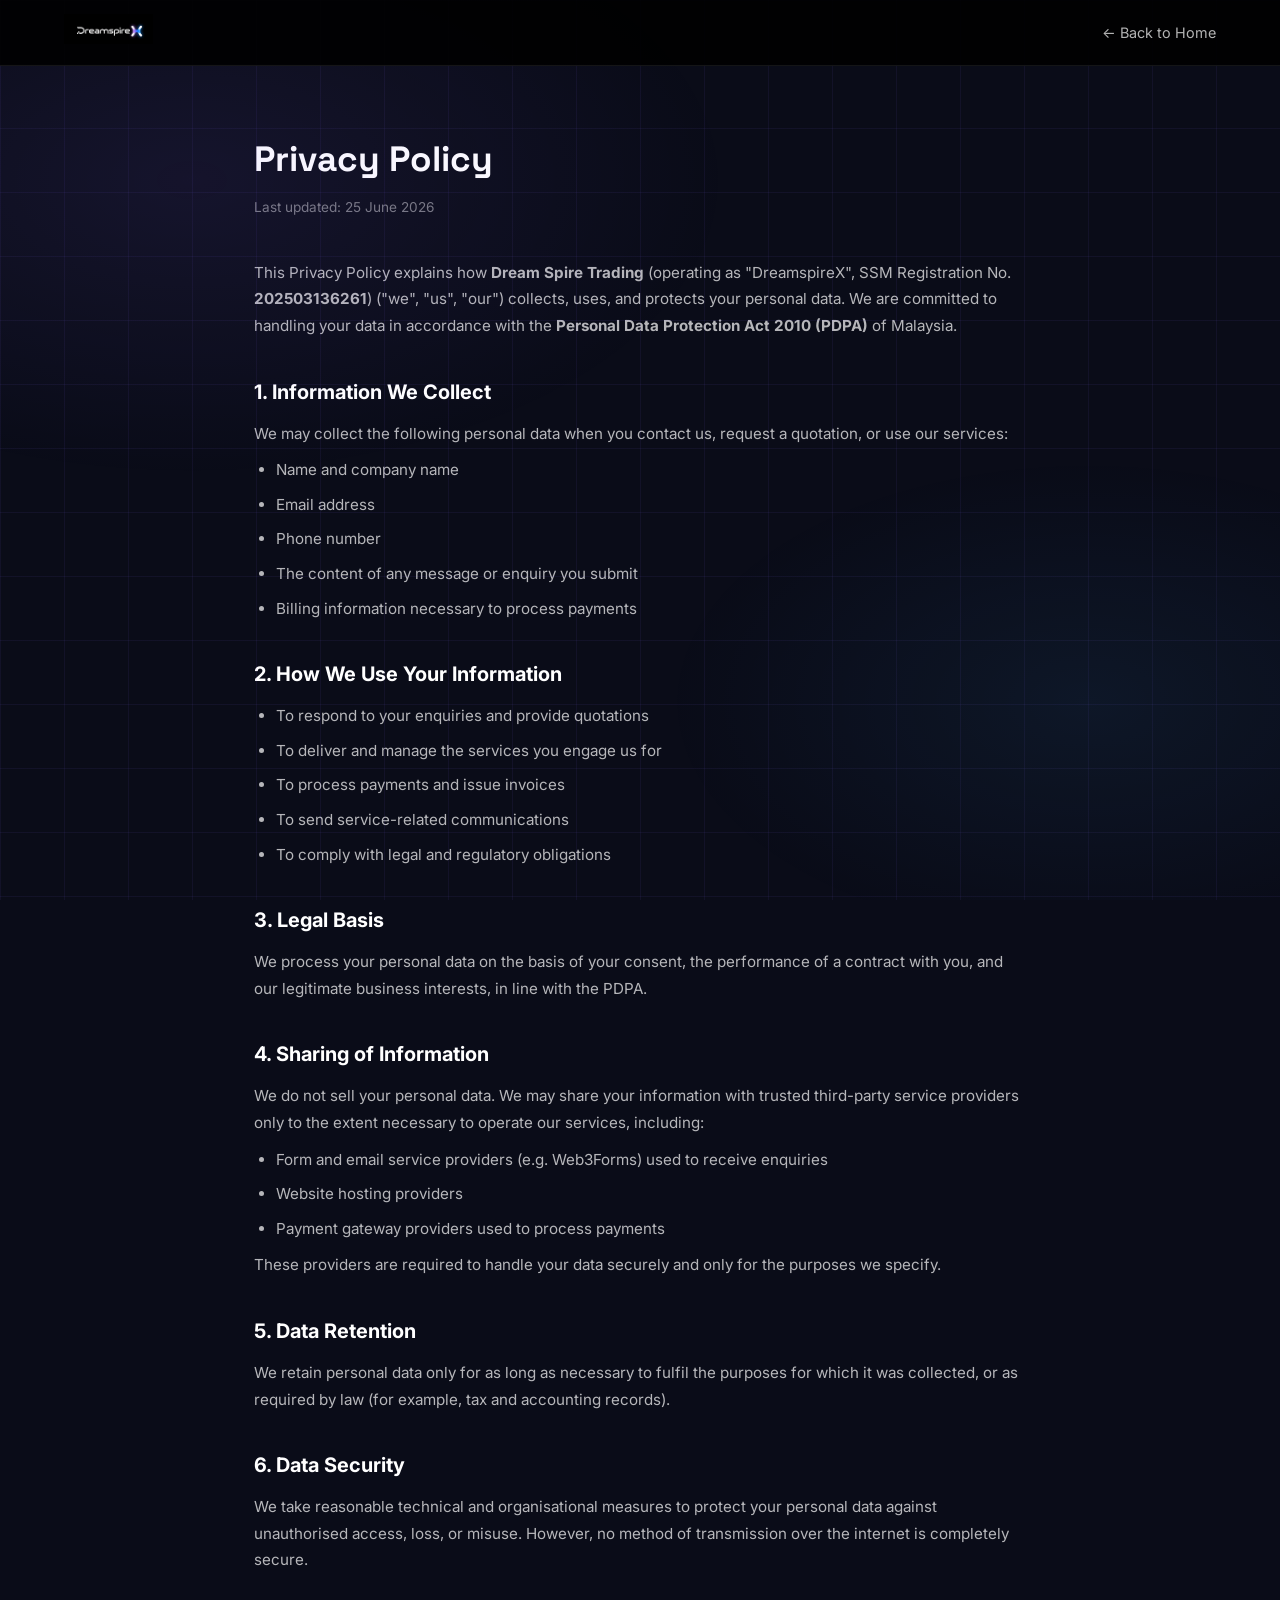
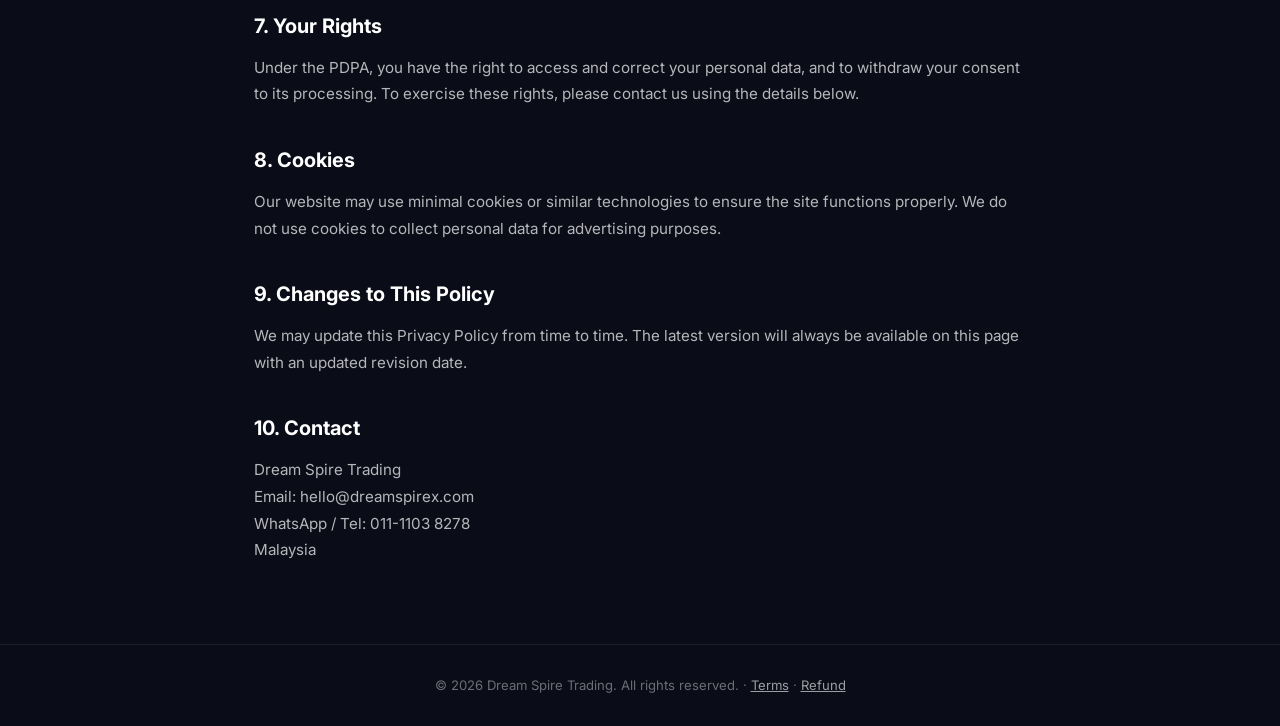
<file: privacy.html>
<!DOCTYPE html>
<html lang="en">
<head>
  <meta charset="UTF-8">
  <meta name="color-scheme" content="dark">
  <meta name="viewport" content="width=device-width, initial-scale=1.0">
  <title>Privacy Policy — DreamspireX</title>
  <meta name="description" content="Privacy Policy of Dream Spire Trading (DreamspireX), compliant with Malaysia's PDPA 2010.">
  <link rel="preconnect" href="https://fonts.googleapis.com">
  <link rel="preconnect" href="https://fonts.gstatic.com" crossorigin>
  <link href="https://fonts.googleapis.com/css2?family=Inter:wght@300;400;500;600;700&family=Space+Grotesk:wght@400;500;600;700&display=swap" rel="stylesheet">
  <link rel="icon" type="image/png" href="assets/favicon.png">
  <link rel="stylesheet" href="css/styles.css">
</head>
<body class="l-en">

  <nav class="legal-nav">
    <div class="legal-nav__inner">
      <a href="index.html"><img src="assets/logo.png" alt="DreamspireX"></a>
      <a href="index.html" class="back">← Back to Home</a>
    </div>
  </nav>

  <main class="legal-wrap">
    <h1>Privacy Policy</h1>
    <p class="legal-meta">Last updated: 25 June 2026</p>

    <p>This Privacy Policy explains how <strong>Dream Spire Trading</strong> (operating as "DreamspireX",
    SSM Registration No. <strong>202503136261</strong>) ("we", "us", "our") collects, uses, and protects your personal data.
    We are committed to handling your data in accordance with the <strong>Personal Data Protection Act 2010 (PDPA)</strong> of Malaysia.</p>

    <h2>1. Information We Collect</h2>
    <p>We may collect the following personal data when you contact us, request a quotation, or use our services:</p>
    <ul>
      <li>Name and company name</li>
      <li>Email address</li>
      <li>Phone number</li>
      <li>The content of any message or enquiry you submit</li>
      <li>Billing information necessary to process payments</li>
    </ul>

    <h2>2. How We Use Your Information</h2>
    <ul>
      <li>To respond to your enquiries and provide quotations</li>
      <li>To deliver and manage the services you engage us for</li>
      <li>To process payments and issue invoices</li>
      <li>To send service-related communications</li>
      <li>To comply with legal and regulatory obligations</li>
    </ul>

    <h2>3. Legal Basis</h2>
    <p>We process your personal data on the basis of your consent, the performance of a contract with you, and our
    legitimate business interests, in line with the PDPA.</p>

    <h2>4. Sharing of Information</h2>
    <p>We do not sell your personal data. We may share your information with trusted third-party service providers only
    to the extent necessary to operate our services, including:</p>
    <ul>
      <li>Form and email service providers (e.g. Web3Forms) used to receive enquiries</li>
      <li>Website hosting providers</li>
      <li>Payment gateway providers used to process payments</li>
    </ul>
    <p>These providers are required to handle your data securely and only for the purposes we specify.</p>

    <h2>5. Data Retention</h2>
    <p>We retain personal data only for as long as necessary to fulfil the purposes for which it was collected, or as
    required by law (for example, tax and accounting records).</p>

    <h2>6. Data Security</h2>
    <p>We take reasonable technical and organisational measures to protect your personal data against unauthorised access,
    loss, or misuse. However, no method of transmission over the internet is completely secure.</p>

    <h2>7. Your Rights</h2>
    <p>Under the PDPA, you have the right to access and correct your personal data, and to withdraw your consent to its
    processing. To exercise these rights, please contact us using the details below.</p>

    <h2>8. Cookies</h2>
    <p>Our website may use minimal cookies or similar technologies to ensure the site functions properly. We do not use
    cookies to collect personal data for advertising purposes.</p>

    <h2>9. Changes to This Policy</h2>
    <p>We may update this Privacy Policy from time to time. The latest version will always be available on this page with
    an updated revision date.</p>

    <h2>10. Contact</h2>
    <p>Dream Spire Trading<br>
    Email: hello@dreamspirex.com<br>
    WhatsApp / Tel: 011-1103 8278<br>
    Malaysia</p>
  </main>

  <footer class="legal-foot">
    © 2026 Dream Spire Trading. All rights reserved.
    · <a href="terms.html" style="color:rgba(255,255,255,.6)">Terms</a>
    · <a href="refund.html" style="color:rgba(255,255,255,.6)">Refund</a>
  </footer>

</body>
</html>
</file>
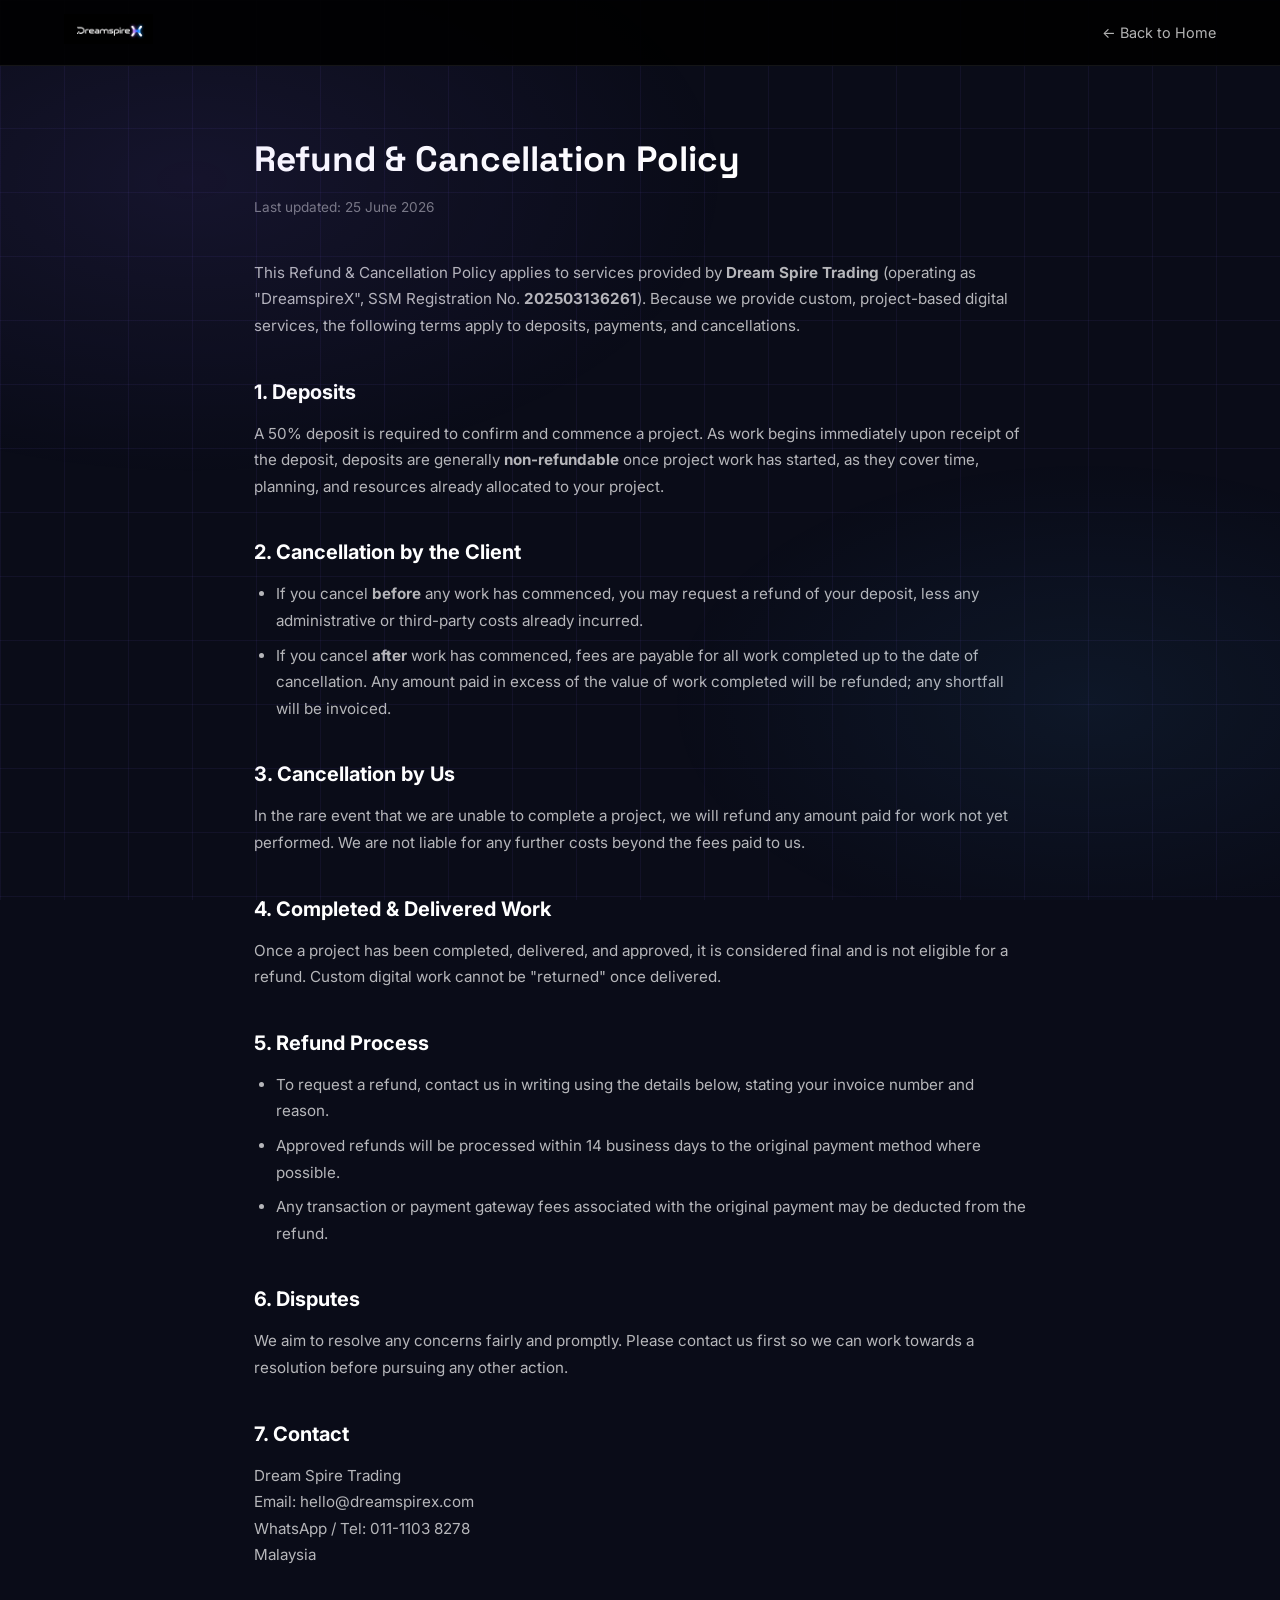
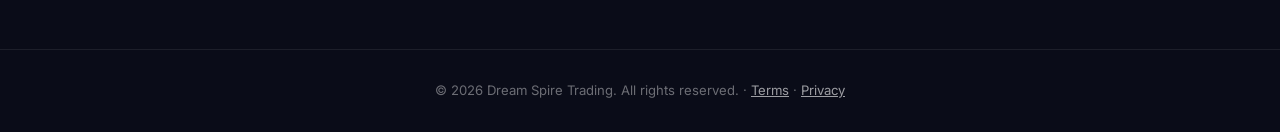
<file: refund.html>
<!DOCTYPE html>
<html lang="en">
<head>
  <meta charset="UTF-8">
  <meta name="color-scheme" content="dark">
  <meta name="viewport" content="width=device-width, initial-scale=1.0">
  <title>Refund &amp; Cancellation Policy — DreamspireX</title>
  <meta name="description" content="Refund and Cancellation Policy of Dream Spire Trading (DreamspireX).">
  <link rel="preconnect" href="https://fonts.googleapis.com">
  <link rel="preconnect" href="https://fonts.gstatic.com" crossorigin>
  <link href="https://fonts.googleapis.com/css2?family=Inter:wght@300;400;500;600;700&family=Space+Grotesk:wght@400;500;600;700&display=swap" rel="stylesheet">
  <link rel="icon" type="image/png" href="assets/favicon.png">
  <link rel="stylesheet" href="css/styles.css">
</head>
<body class="l-en">

  <nav class="legal-nav">
    <div class="legal-nav__inner">
      <a href="index.html"><img src="assets/logo.png" alt="DreamspireX"></a>
      <a href="index.html" class="back">← Back to Home</a>
    </div>
  </nav>

  <main class="legal-wrap">
    <h1>Refund &amp; Cancellation Policy</h1>
    <p class="legal-meta">Last updated: 25 June 2026</p>

    <p>This Refund &amp; Cancellation Policy applies to services provided by <strong>Dream Spire Trading</strong>
    (operating as "DreamspireX", SSM Registration No. <strong>202503136261</strong>). Because we provide custom,
    project-based digital services, the following terms apply to deposits, payments, and cancellations.</p>

    <h2>1. Deposits</h2>
    <p>A 50% deposit is required to confirm and commence a project. As work begins immediately upon receipt of the deposit,
    deposits are generally <strong>non-refundable</strong> once project work has started, as they cover time, planning,
    and resources already allocated to your project.</p>

    <h2>2. Cancellation by the Client</h2>
    <ul>
      <li>If you cancel <strong>before</strong> any work has commenced, you may request a refund of your deposit, less any
      administrative or third-party costs already incurred.</li>
      <li>If you cancel <strong>after</strong> work has commenced, fees are payable for all work completed up to the date of
      cancellation. Any amount paid in excess of the value of work completed will be refunded; any shortfall will be invoiced.</li>
    </ul>

    <h2>3. Cancellation by Us</h2>
    <p>In the rare event that we are unable to complete a project, we will refund any amount paid for work not yet performed.
    We are not liable for any further costs beyond the fees paid to us.</p>

    <h2>4. Completed &amp; Delivered Work</h2>
    <p>Once a project has been completed, delivered, and approved, it is considered final and is not eligible for a refund.
    Custom digital work cannot be "returned" once delivered.</p>

    <h2>5. Refund Process</h2>
    <ul>
      <li>To request a refund, contact us in writing using the details below, stating your invoice number and reason.</li>
      <li>Approved refunds will be processed within 14 business days to the original payment method where possible.</li>
      <li>Any transaction or payment gateway fees associated with the original payment may be deducted from the refund.</li>
    </ul>

    <h2>6. Disputes</h2>
    <p>We aim to resolve any concerns fairly and promptly. Please contact us first so we can work towards a resolution
    before pursuing any other action.</p>

    <h2>7. Contact</h2>
    <p>Dream Spire Trading<br>
    Email: hello@dreamspirex.com<br>
    WhatsApp / Tel: 011-1103 8278<br>
    Malaysia</p>
  </main>

  <footer class="legal-foot">
    © 2026 Dream Spire Trading. All rights reserved.
    · <a href="terms.html" style="color:rgba(255,255,255,.6)">Terms</a>
    · <a href="privacy.html" style="color:rgba(255,255,255,.6)">Privacy</a>
  </footer>

</body>
</html>
</file>
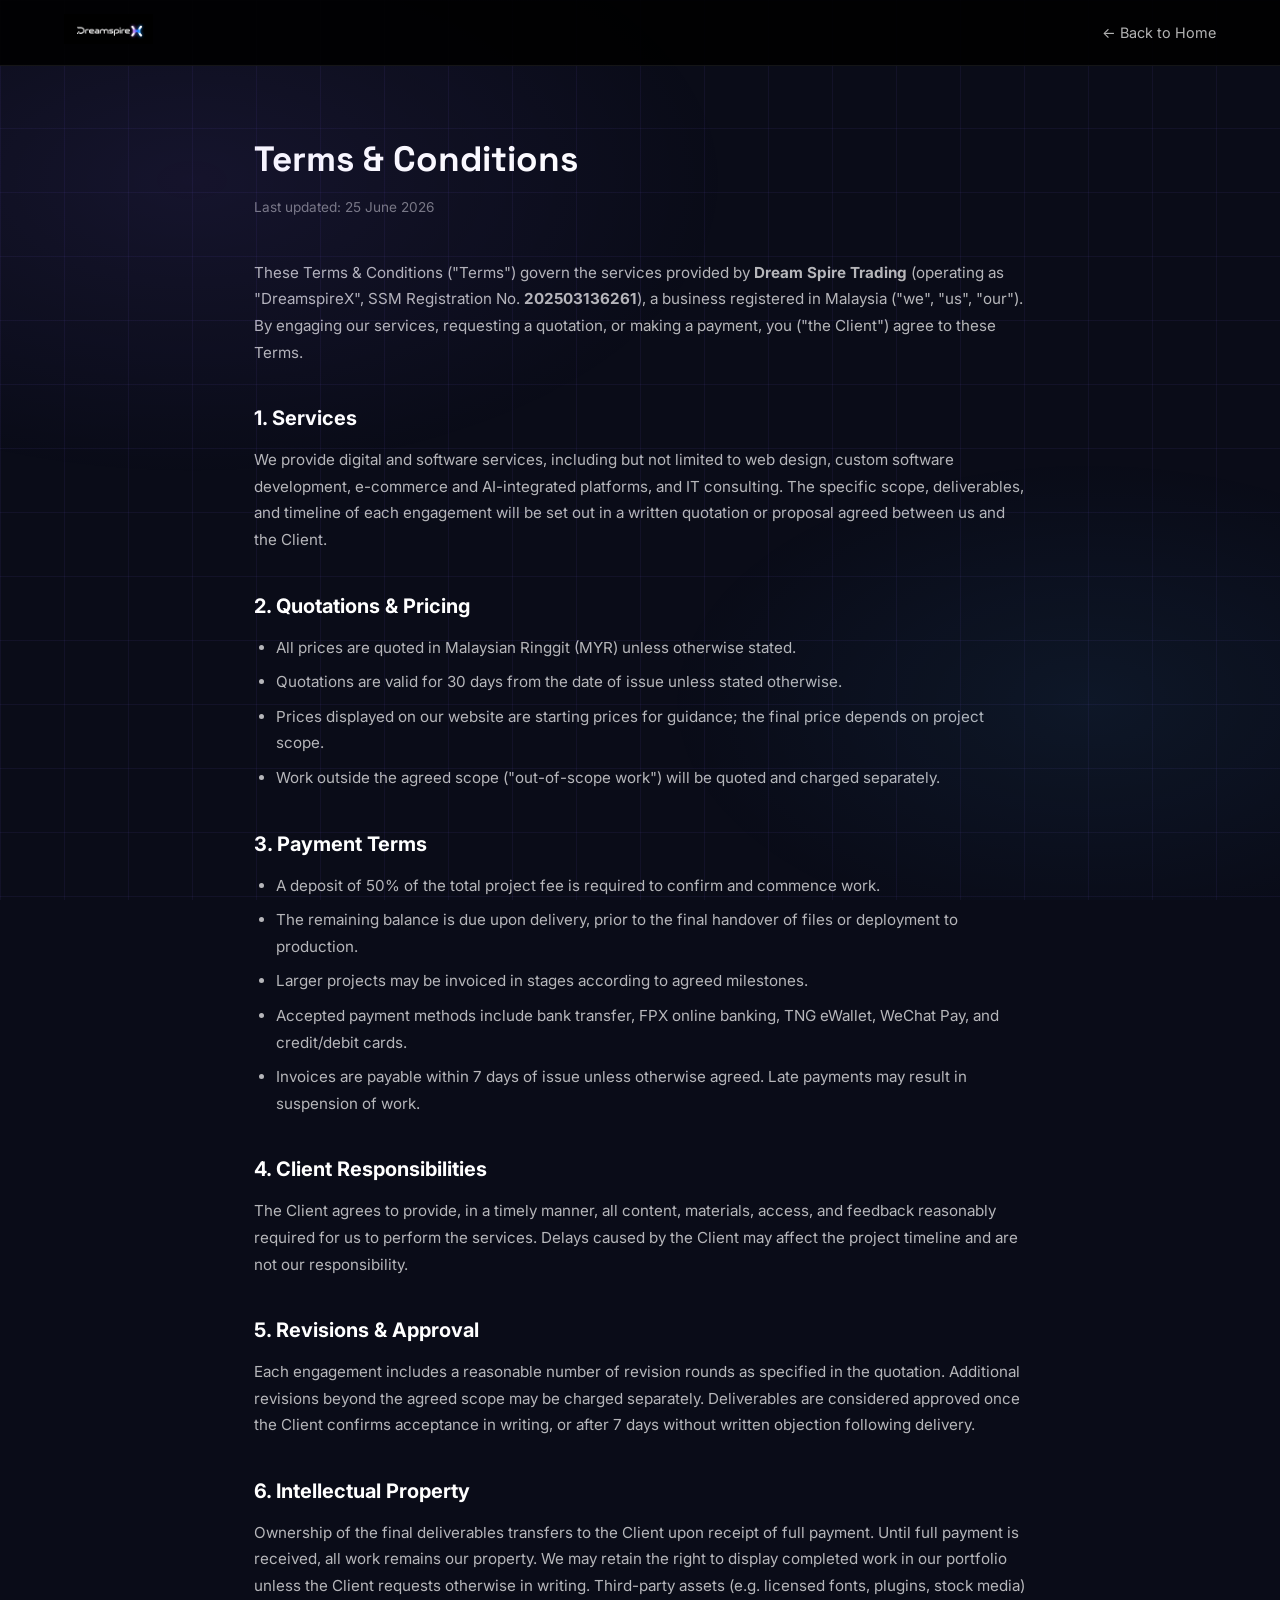
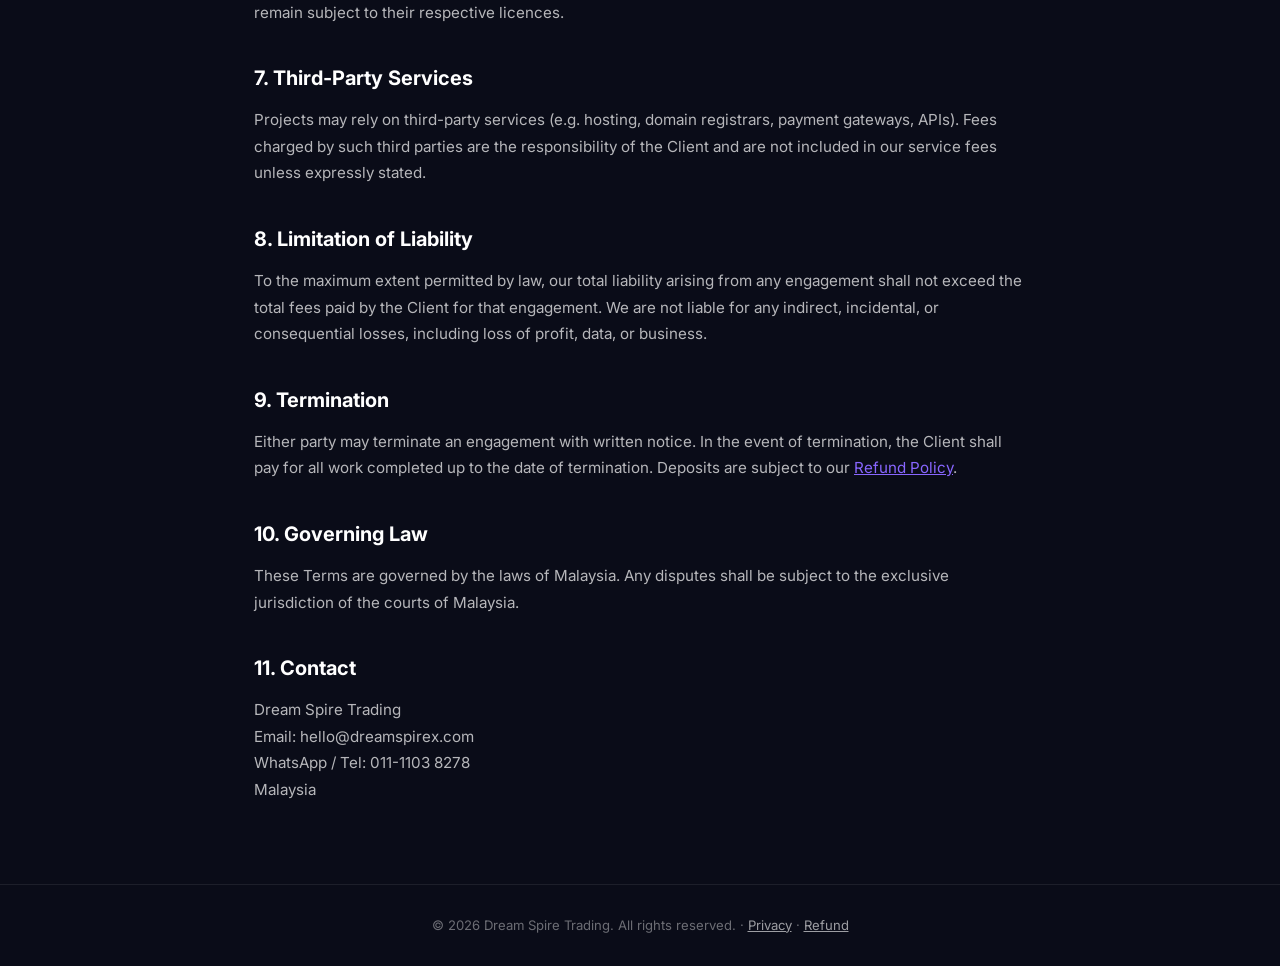
<file: terms.html>
<!DOCTYPE html>
<html lang="en">
<head>
  <meta charset="UTF-8">
  <meta name="color-scheme" content="dark">
  <meta name="viewport" content="width=device-width, initial-scale=1.0">
  <title>Terms &amp; Conditions — DreamspireX</title>
  <meta name="description" content="Terms and Conditions for services provided by Dream Spire Trading (DreamspireX).">
  <link rel="preconnect" href="https://fonts.googleapis.com">
  <link rel="preconnect" href="https://fonts.gstatic.com" crossorigin>
  <link href="https://fonts.googleapis.com/css2?family=Inter:wght@300;400;500;600;700&family=Space+Grotesk:wght@400;500;600;700&display=swap" rel="stylesheet">
  <link rel="icon" type="image/png" href="assets/favicon.png">
  <link rel="stylesheet" href="css/styles.css">
</head>
<body class="l-en">

  <nav class="legal-nav">
    <div class="legal-nav__inner">
      <a href="index.html"><img src="assets/logo.png" alt="DreamspireX"></a>
      <a href="index.html" class="back">← Back to Home</a>
    </div>
  </nav>

  <main class="legal-wrap">
    <h1>Terms &amp; Conditions</h1>
    <p class="legal-meta">Last updated: 25 June 2026</p>

    <p>These Terms &amp; Conditions ("Terms") govern the services provided by <strong>Dream Spire Trading</strong>
    (operating as "DreamspireX", SSM Registration No. <strong>202503136261</strong>), a business registered in Malaysia
    ("we", "us", "our"). By engaging our services, requesting a quotation, or making a payment, you ("the Client") agree to these Terms.</p>

    <h2>1. Services</h2>
    <p>We provide digital and software services, including but not limited to web design, custom software development,
    e-commerce and AI-integrated platforms, and IT consulting. The specific scope, deliverables, and timeline of each
    engagement will be set out in a written quotation or proposal agreed between us and the Client.</p>

    <h2>2. Quotations &amp; Pricing</h2>
    <ul>
      <li>All prices are quoted in Malaysian Ringgit (MYR) unless otherwise stated.</li>
      <li>Quotations are valid for 30 days from the date of issue unless stated otherwise.</li>
      <li>Prices displayed on our website are starting prices for guidance; the final price depends on project scope.</li>
      <li>Work outside the agreed scope ("out-of-scope work") will be quoted and charged separately.</li>
    </ul>

    <h2>3. Payment Terms</h2>
    <ul>
      <li>A deposit of 50% of the total project fee is required to confirm and commence work.</li>
      <li>The remaining balance is due upon delivery, prior to the final handover of files or deployment to production.</li>
      <li>Larger projects may be invoiced in stages according to agreed milestones.</li>
      <li>Accepted payment methods include bank transfer, FPX online banking, TNG eWallet, WeChat Pay, and credit/debit cards.</li>
      <li>Invoices are payable within 7 days of issue unless otherwise agreed. Late payments may result in suspension of work.</li>
    </ul>

    <h2>4. Client Responsibilities</h2>
    <p>The Client agrees to provide, in a timely manner, all content, materials, access, and feedback reasonably required
    for us to perform the services. Delays caused by the Client may affect the project timeline and are not our responsibility.</p>

    <h2>5. Revisions &amp; Approval</h2>
    <p>Each engagement includes a reasonable number of revision rounds as specified in the quotation. Additional revisions
    beyond the agreed scope may be charged separately. Deliverables are considered approved once the Client confirms
    acceptance in writing, or after 7 days without written objection following delivery.</p>

    <h2>6. Intellectual Property</h2>
    <p>Ownership of the final deliverables transfers to the Client upon receipt of full payment. Until full payment is
    received, all work remains our property. We may retain the right to display completed work in our portfolio unless
    the Client requests otherwise in writing. Third-party assets (e.g. licensed fonts, plugins, stock media) remain
    subject to their respective licences.</p>

    <h2>7. Third-Party Services</h2>
    <p>Projects may rely on third-party services (e.g. hosting, domain registrars, payment gateways, APIs). Fees charged
    by such third parties are the responsibility of the Client and are not included in our service fees unless expressly stated.</p>

    <h2>8. Limitation of Liability</h2>
    <p>To the maximum extent permitted by law, our total liability arising from any engagement shall not exceed the total
    fees paid by the Client for that engagement. We are not liable for any indirect, incidental, or consequential losses,
    including loss of profit, data, or business.</p>

    <h2>9. Termination</h2>
    <p>Either party may terminate an engagement with written notice. In the event of termination, the Client shall pay for
    all work completed up to the date of termination. Deposits are subject to our <a href="refund.html">Refund Policy</a>.</p>

    <h2>10. Governing Law</h2>
    <p>These Terms are governed by the laws of Malaysia. Any disputes shall be subject to the exclusive jurisdiction of the
    courts of Malaysia.</p>

    <h2>11. Contact</h2>
    <p>Dream Spire Trading<br>
    Email: hello@dreamspirex.com<br>
    WhatsApp / Tel: 011-1103 8278<br>
    Malaysia</p>
  </main>

  <footer class="legal-foot">
    © 2026 Dream Spire Trading. All rights reserved.
    · <a href="privacy.html" style="color:rgba(255,255,255,.6)">Privacy</a>
    · <a href="refund.html" style="color:rgba(255,255,255,.6)">Refund</a>
  </footer>

</body>
</html>
</file>
<file: css/styles.css>
/* ─── RESET & TOKENS ──────────────────────────────────────────────── */
*, *::before, *::after { box-sizing: border-box; margin: 0; padding: 0; }

/*
  Color palette extracted from DreamspireX logo:
  --c   : #8866ff  violet-purple  (X center / left arm)
  --cp  : #44aaff  sky blue       (X right arm glow)
  Gradient direction matches the X symbol: violet → sky-blue
*/
:root {
  --bg:    #0a0c18;
  --bg1:   #0f1220;
  --c:     #8866ff;   /* violet – primary */
  --cp:    #44aaff;   /* sky blue – secondary */
  --cglow: rgba(136,102,255,.12);
  --txt:   #ffffff;
  --muted: rgba(255,255,255,.55);
  --bd:    rgba(255,255,255,.07);
  --bdc:   rgba(136,102,255,.28);
  --sans:  'Inter', "PingFang SC", "Hiragino Sans GB", "Microsoft YaHei", "Noto Sans SC", -apple-system, sans-serif;
  --disp:  'Space Grotesk', "PingFang SC", "Hiragino Sans GB", "Microsoft YaHei", "Noto Sans SC", sans-serif;
  --mono:  'JetBrains Mono', monospace;
  --r:     12px;
  --ease:  cubic-bezier(.4,0,.2,1);
  --t:     .3s var(--ease);
}

html { scroll-behavior: smooth; }
body {
  font-family: var(--sans);
  background: var(--bg);
  color: var(--txt);
  overflow-x: clip;
  line-height: 1.65;
  -webkit-font-smoothing: antialiased;
  font-size: 16px;
}

/* tech grid + ambient glow */
body::before {
  content: '';
  position: fixed; inset: 0;
  background-image:
    linear-gradient(rgba(136,102,255,.07) 1px, transparent 1px),
    linear-gradient(90deg, rgba(136,102,255,.07) 1px, transparent 1px);
  background-size: 64px 64px;
  pointer-events: none; z-index: 0;
}
body::after {
  content: '';
  position: fixed; inset: 0; pointer-events: none; z-index: 0;
  background:
    radial-gradient(ellipse 70% 55% at 15% 20%, rgba(136,102,255,.09) 0%, transparent 60%),
    radial-gradient(ellipse 55% 45% at 85% 78%, rgba(68,170,255,.07) 0%, transparent 60%);
}

/* ─── LANGUAGE TOGGLE STATES ──────────────────────────────────────── */
.t-en { color: inherit; }
.t-zh { color: rgba(255,255,255,.42); }

body.l-en .t-zh   { display: none !important; }
body.l-en .zh-sub { display: none !important; }

body.l-zh .t-en   { display: none !important; }
body.l-zh .t-zh   { color: inherit !important; }
body.l-zh .zh-sub { color: rgba(255,255,255,.55) !important; font-size: .6em !important; }

.stat-lbl span.t-en, .stat-lbl span.t-zh,
.m-lbl span.t-en,   .m-lbl span.t-zh { display: block; }

body.l-en .stat-lbl span.t-zh { display: none !important; }
body.l-zh .stat-lbl span.t-en { display: none !important; }
body.l-en .m-lbl span.t-zh    { display: none !important; }
body.l-zh .m-lbl span.t-en    { display: none !important; }

/* ─── UTILITIES ────────────────────────────────────────────────────── */
.wrap { max-width: 1200px; margin: 0 auto; padding: 0 24px; }
.grad {
  background: linear-gradient(135deg, var(--c), var(--cp));
  -webkit-background-clip: text; -webkit-text-fill-color: transparent; background-clip: text;
}
.label {
  font-family: var(--mono); font-size: 12px; font-weight: 500;
  letter-spacing: .14em; text-transform: uppercase; color: var(--c); display: block; margin-bottom: 14px;
}
.h2 {
  font-family: var(--disp); font-size: clamp(26px, 3.6vw, 42px);
  font-weight: 700; line-height: 1.1; letter-spacing: -.025em; margin-bottom: 20px;
}
.body-text  { font-size: clamp(14px, 1.6vw, 16px); color: var(--muted); line-height: 1.85; margin-bottom: 14px; }
.sec-desc   { font-size: clamp(14px, 1.6vw, 16px); color: var(--muted); max-width: 600px; margin: 12px auto 0; line-height: 1.75; text-align: center; }
.zh-sub { font-size: .6em; font-weight: 400; color: rgba(255,255,255,.38); letter-spacing: 0; display: block; margin-top: 2px; }

/* ─── SCROLL REVEAL ────────────────────────────────────────────────── */
.reveal {
  opacity: 0; transform: translateY(28px);
  transition: opacity .75s var(--ease), transform .75s var(--ease);
}
.reveal.on { opacity: 1; transform: translateY(0); }

/* ─── BUTTONS ──────────────────────────────────────────────────────── */
.btn {
  display: inline-flex; align-items: center; gap: 8px;
  padding: 14px 28px; border-radius: 8px; font-size: 15px; font-weight: 600;
  letter-spacing: .02em; text-decoration: none; cursor: pointer; border: none;
  transition: var(--t); font-family: var(--sans);
}
.btn-primary { background: var(--c); color: #fff; }
.btn-primary:hover { background: #fff; color: #000; box-shadow: 0 0 32px rgba(136,102,255,.55); transform: translateY(-2px); }
.btn-ghost   { background: transparent; color: var(--txt); border: 1px solid var(--bdc); }
.btn-ghost:hover { border-color: var(--c); background: var(--cglow); transform: translateY(-2px); }
.btn-full    { width: 100%; justify-content: center; padding: 16px; font-size: 16px; }

/* ─── LANGUAGE SWITCH ──────────────────────────────────────────────── */
.lang-sw {
  display: flex; gap: 2px; background: rgba(255,255,255,.06);
  border-radius: 8px; padding: 3px; flex-shrink: 0;
}
.ls-btn {
  font-family: var(--mono); font-size: 11px; font-weight: 600; letter-spacing: .06em;
  padding: 6px 12px; border-radius: 6px; border: none; background: transparent;
  color: var(--muted); cursor: pointer; transition: var(--t);
}
.ls-btn.active { background: var(--c); color: #fff; }
.ls-btn:hover:not(.active) { color: var(--txt); }

/* ─── NAVIGATION ────────────────────────────────────────────────────── */
.nav {
  position: fixed; top: 0; left: 0; right: 0; z-index: 200;
  background: rgba(0,0,0,.72);
  backdrop-filter: blur(12px);
  -webkit-backdrop-filter: blur(12px);
  transition: background var(--t), border-color var(--t), border-bottom-color var(--t);
}
.nav.scrolled {
  background: rgba(0,0,0,.88);
  backdrop-filter: blur(24px);
  -webkit-backdrop-filter: blur(24px);
  border-bottom: 1px solid var(--bd);
}
.nav__inner {
  max-width: 1200px; margin: 0 auto; padding: 14px 24px;
  display: flex; align-items: center; gap: 28px;
}
.nav__logo { text-decoration: none; flex-shrink: 0; display: flex; align-items: center; }
.nav__logo-img { height: 52px; width: auto; display: block; }

/* Default: show dark logo, hide light logo */
.logo-dark  { display: block; }
.logo-light { display: none; }

.nav__links { display: flex; gap: 28px; margin-left: auto; }
.nav__link  { font-size: 14px; font-weight: 500; color: var(--muted); text-decoration: none; transition: color var(--t); }
.nav__link:hover { color: var(--txt); }
.nav__cta   {
  background: transparent; border: 1px solid var(--bdc); color: var(--c);
  font-size: 13px; font-weight: 600; padding: 8px 18px; border-radius: 6px;
  cursor: pointer; transition: var(--t); font-family: var(--sans);
  text-decoration: none; flex-shrink: 0; white-space: nowrap;
}
.nav__cta:hover { background: var(--c); color: #fff; border-color: var(--c); }
.nav__burger { display: none; flex-direction: column; gap: 5px; background: none; border: none; cursor: pointer; padding: 4px; margin-left: auto; }
.nav__burger span { width: 22px; height: 1.5px; background: var(--txt); display: block; transition: var(--t); }

/* ─── HERO ──────────────────────────────────────────────────────────── */
.s-hero {
  min-height: 100vh; display: flex; align-items: center; justify-content: center;
  gap: 48px; text-align: left; position: sticky; top: 0; overflow: hidden; padding: 0 6%;
  background: var(--bg); z-index: 1;
}
.hero__bg {
  position: absolute; inset: 0; z-index: 0;
  background: url('../assets/hero-bg.jpg') center center / cover no-repeat;
  animation: hero-drift 18s ease-in-out infinite alternate;
  will-change: transform;
}
@keyframes hero-drift {
  0%   { transform: scale(1)    translate(0, 0); }
  50%  { transform: scale(1.06) translate(-1%, 0.5%); }
  100% { transform: scale(1.08) translate(1%, -0.5%); }
}
.s-hero::before {
  content: ''; position: absolute; inset: 0; z-index: 1;
  background: rgba(9, 8, 20, 0.72);
}
#canvas { position: fixed; inset: 0; z-index: 1; pointer-events: none; }
.hero__3d {
  position: relative;
  width: min(420px, 40vw); height: min(420px, 40vw);
  z-index: 2; pointer-events: none; flex-shrink: 0;
}
.hero__3d canvas { display: block; width: 100% !important; height: 100% !important; }
@media (max-width: 900px) {
  .hero__3d { display: none; }
  .s-hero { justify-content: center; text-align: center; padding: 0 24px; gap: 0; }
  .hero__body { padding: 88px 0 0; max-width: 840px; flex-shrink: 1; width: 100%; }
  .hero__btns { justify-content: center; }
}
.hero__body { position: relative; z-index: 3; max-width: 560px; padding-top: 88px; flex-shrink: 0; }

.hero__badge {
  display: inline-flex; align-items: center; gap: 9px; padding: 8px 18px;
  border: 1px solid var(--bdc); border-radius: 100px;
  font-family: var(--mono); font-size: 11px; font-weight: 500; letter-spacing: .08em;
  color: var(--c); margin-bottom: 36px; background: rgba(136,102,255,.06);
}
.pulse-dot {
  width: 7px; height: 7px; border-radius: 50%;
  background: var(--c); box-shadow: 0 0 9px var(--c);
  animation: blink 2s ease-in-out infinite;
}
@keyframes blink { 0%,100%{opacity:1;transform:scale(1)} 50%{opacity:.45;transform:scale(1.5)} }

.hero__h1 {
  font-family: var(--disp); font-size: clamp(30px, 5.5vw, 60px);
  font-weight: 700; line-height: 1.08; letter-spacing: -.03em; margin-bottom: 28px;
}
.hero__h1 .line { display: block; }
.hero__sub {
  font-size: clamp(15px, 1.6vw, 17px); color: rgba(255,255,255,.65);
  line-height: 1.75; margin-bottom: 12px; max-width: 600px; margin-left: auto; margin-right: auto;
}
.hero__btns { display: flex; gap: 16px; justify-content: flex-start; flex-wrap: wrap; margin-top: 36px; }
.hero__scroll { position: absolute; bottom: 44px; left: 50%; transform: translateX(-50%); z-index: 3; }
.scroll-wrap {
  width: 24px; height: 42px; border: 1px solid rgba(255,255,255,.22);
  border-radius: 100px; display: flex; align-items: flex-start; justify-content: center; padding: 7px;
}
.scroll-wrap span {
  width: 3px; height: 9px; background: var(--c); border-radius: 100px;
  animation: scroll-anim 2s ease-in-out infinite;
}
@keyframes scroll-anim { 0%{opacity:1;transform:translateY(0)} 100%{opacity:0;transform:translateY(15px)} }

/* ─── WHY ─────────────────────────────────────────────────────────── */
.s-why { padding: 120px 0; background: var(--bg); position: relative; z-index: 10;
  border-radius: 28px 28px 0 0; box-shadow: 0 -12px 48px rgba(0,0,0,0.5); }
.why__grid { display: grid; grid-template-columns: 1fr 1.15fr; gap: 80px; align-items: start; }
.why__stats { display: flex; flex-direction: column; gap: 16px; }

.stat-card {
  padding: 28px 32px; border: 1px solid var(--bd); border-radius: var(--r);
  background: rgba(255,255,255,.02); position: relative; overflow: hidden;
  transition: border-color var(--t), background var(--t);
}
.stat-card::after {
  content: ''; position: absolute; top: 0; left: 0; right: 0; height: 1px;
  background: linear-gradient(90deg, transparent, var(--c), transparent);
  opacity: 0; transition: opacity var(--t);
}
.stat-card:hover::after { opacity: 1; }
.stat-card:hover { border-color: var(--bdc); background: rgba(136,102,255,.025); }

.stat-num {
  font-family: var(--disp); font-size: 46px; font-weight: 700;
  color: var(--c); line-height: 1; margin-bottom: 10px; letter-spacing: -.03em;
}
.stat-num.flag { font-size: 38px; display: flex; align-items: center; gap: 10px; }
.stat-num sup { font-size: .44em; font-weight: 600; vertical-align: super; }
.stat-lbl { font-size: 15px; color: var(--muted); line-height: 1.5; }

/* ─── BANNER ──────────────────────────────────────────────────────── */
.s-banner { padding: 80px 0; position: relative; z-index: 10; background: var(--bg);
  border-radius: 28px 28px 0 0; box-shadow: 0 -16px 56px rgba(0,0,0,0.55); }
.banner {
  border: 1px solid var(--bdc); border-radius: 20px; padding: 60px 64px;
  display: flex; align-items: center; justify-content: space-between; gap: 48px;
  position: relative; overflow: hidden;
  background: linear-gradient(135deg, rgba(136,102,255,.04), rgba(68,170,255,.04));
}
.banner__glow-l {
  position: absolute; top: -140px; left: -100px; width: 480px; height: 480px;
  background: radial-gradient(circle, rgba(136,102,255,.1), transparent 70%);
  pointer-events: none;
}
.banner__glow-r {
  position: absolute; bottom: -140px; right: -100px; width: 420px; height: 420px;
  background: radial-gradient(circle, rgba(68,170,255,.1), transparent 70%);
  pointer-events: none;
}
.banner__copy { position: relative; z-index: 2; flex: 1; }
.banner__h3 {
  font-family: var(--disp); font-size: clamp(24px, 2.8vw, 36px);
  font-weight: 700; letter-spacing: -.025em; margin-bottom: 14px; margin-top: 6px;
}
.banner__copy p { font-size: 16px; color: var(--muted); line-height: 1.8; max-width: 460px; margin-bottom: 4px; }
.banner__orb { flex-shrink: 0; position: relative; z-index: 2; }

/* ─── QUICKCART BANNER VISUAL ─────────────────────────────────────── */
.banner__visual {
  position: relative; flex-shrink: 0; z-index: 2;
  width: 330px; height: 290px;
  display: flex; align-items: center; justify-content: center;
}

.qc-chip {
  position: absolute;
  background: rgba(136,102,255,.14);
  border: 1px solid rgba(136,102,255,.38);
  border-radius: 100px;
  padding: 7px 14px;
  font-size: 12px; font-weight: 600;
  color: rgba(255,255,255,.9);
  white-space: nowrap;
  backdrop-filter: blur(8px);
  -webkit-backdrop-filter: blur(8px);
  animation: qc-float 3.8s ease-in-out infinite;
}
.qc-c1 { top: 8px;   right: 0;    animation-delay: 0s; }
.qc-c2 { top: 110px; left: -10px; animation-delay: 0.8s; }
.qc-c3 { bottom: 28px; right: 0;  animation-delay: 1.6s; }
.qc-c4 { bottom: 8px;  left: 10px; animation-delay: 2.4s; }

@keyframes qc-float {
  0%, 100% { transform: translateY(0); }
  50%       { transform: translateY(-9px); }
}

.qc-notif {
  position: absolute;
  top: -8px; left: -20px;
  display: flex; align-items: center; gap: 10px;
  background: rgba(6,8,20,.88);
  border: 1px solid rgba(68,170,255,.35);
  border-radius: 12px;
  padding: 10px 14px;
  backdrop-filter: blur(14px);
  -webkit-backdrop-filter: blur(14px);
  white-space: nowrap; z-index: 4;
  box-shadow: 0 4px 20px rgba(68,170,255,.12);
  animation: qc-notif-pop 5.5s ease-in-out infinite;
}
.qc-notif__icon { width: 20px; height: 20px; color: var(--cp); flex-shrink: 0; }
.qc-notif__icon svg { width: 100%; height: 100%; }
.qc-notif__title { font-size: 12px; font-weight: 700; color: #fff; margin-bottom: 2px; }
.qc-notif__sub   { font-size: 11px; color: rgba(255,255,255,.5); }

@keyframes qc-notif-pop {
  0%, 8%   { opacity: 0; transform: translateY(14px); }
  18%, 78% { opacity: 1; transform: translateY(0); }
  90%,100% { opacity: 0; transform: translateY(-8px); }
}

.qc-stats {
  display: flex; align-items: center; gap: 18px;
  margin: 18px 0 6px;
}
.qc-stat-item { display: flex; flex-direction: column; }
.qc-stat-num  { font-family: var(--disp); font-size: 22px; font-weight: 700; color: var(--c); line-height: 1; }
.qc-stat-lbl  { font-size: 11px; color: var(--muted); margin-top: 3px; }
.qc-stat-div  { width: 1px; height: 30px; background: var(--bd); flex-shrink: 0; }

/* ─── AI ORB ──────────────────────────────────────────────────────── */
.orb {
  position: relative; width: 220px; height: 220px;
}
/* static glow instead of per-frame drop-shadow on spinning children */
.orb::after {
  content: ''; position: absolute; inset: 15%; border-radius: 50%;
  background: radial-gradient(circle, rgba(136,102,255,.35), transparent 70%);
  z-index: -1; pointer-events: none;
}

.orb-r { position: absolute; border-radius: 50%; }

/* Ring 1 – outer, violet, slow CW */
.r1 {
  inset: 0;
  border: 2px solid rgba(136,102,255,.45);
  animation: spin 11s linear infinite;
}
.r1::after {
  content: ''; position: absolute; top: 50%; left: -6px;
  width: 11px; height: 11px; margin-top: -5.5px; border-radius: 50%;
  background: var(--c);
  box-shadow: 0 0 14px var(--c), 0 0 28px var(--c);
}

/* Ring 2 – sky blue, medium CCW */
.r2 {
  inset: 22px;
  border: 1.5px solid rgba(68,170,255,.55);
  animation: spin 6.5s linear infinite reverse;
}
.r2::after {
  content: ''; position: absolute; top: -6px; left: 50%;
  width: 10px; height: 10px; margin-left: -5px; border-radius: 50%;
  background: var(--cp);
  box-shadow: 0 0 12px var(--cp), 0 0 24px var(--cp);
}

/* Ring 3 – violet, fast CW */
.r3 {
  inset: 44px;
  border: 1.5px solid rgba(136,102,255,.75);
  animation: spin 4s linear infinite;
}
.r3::after {
  content: ''; position: absolute; bottom: -5px; right: 28%;
  width: 8px; height: 8px; border-radius: 50%;
  background: var(--c);
  box-shadow: 0 0 10px var(--c), 0 0 20px var(--c);
}

/* Ring 4 – dashed sky blue, slowest CCW */
.r4 {
  inset: 64px;
  border: 1px dashed rgba(68,170,255,.4);
  animation: spin 14s linear infinite reverse;
}

/* Core */
.orb-core {
  position: absolute; inset: 78px;
  background: radial-gradient(circle at 38% 38%, #aa88ff, #44aaff);
  border-radius: 50%; display: flex; align-items: center; justify-content: center;
  animation: core-pulse 2.8s ease-in-out infinite;
}
.orb-core span {
  font-family: var(--mono); font-size: 16px; font-weight: 700; color: #fff;
  letter-spacing: .06em; text-shadow: 0 0 8px rgba(255,255,255,.8);
}

@keyframes spin { to { transform: rotate(360deg); } }

@keyframes core-pulse {
  0%,100% {
    box-shadow:
      0 0 20px rgba(136,102,255,.9),
      0 0 50px rgba(136,102,255,.5),
      0 0 90px rgba(136,102,255,.2);
    transform: scale(1);
  }
  50% {
    box-shadow:
      0 0 36px rgba(136,102,255,1),
      0 0 80px rgba(68,170,255,.7),
      0 0 140px rgba(68,170,255,.25);
    transform: scale(1.1);
  }
}

/* ─── ABOUT ──────────────────────────────────────────────────────────── */
.s-about { padding: 120px 0; background: var(--bg); position: relative; z-index: 10;
  border-radius: 28px 28px 0 0; box-shadow: 0 -16px 56px rgba(0,0,0,0.55); }
.sec-hd  { text-align: center; margin-bottom: 64px; }

.about__intro {
  max-width: 720px; margin: 0 auto 60px; text-align: center;
}
.about__intro p { font-size: clamp(14px, 1.6vw, 16px); color: var(--muted); line-height: 1.8; margin-bottom: 10px; }
.about__intro em { font-style: italic; color: rgba(255,255,255,.8); }

/* Team */
.team-grid { display: grid; grid-template-columns: 1fr 1fr; gap: 24px; margin-bottom: 72px; }
.team-card {
  padding: 38px; border: 1px solid var(--bd); border-radius: var(--r);
  background: rgba(255,255,255,.015); transition: border-color var(--t), background var(--t);
}
.team-card:hover { border-color: var(--bdc); background: rgba(136,102,255,.025); }
.team-card__top { display: flex; align-items: center; gap: 18px; margin-bottom: 22px; }
.avatar {
  width: 54px; height: 54px; border-radius: 50%; flex-shrink: 0;
  background: linear-gradient(135deg, var(--c), var(--cp));
  display: flex; align-items: center; justify-content: center;
  font-family: var(--disp); font-size: 22px; font-weight: 700; color: #fff;
}
.avatar.purple { background: linear-gradient(135deg, #5533cc, var(--c)); }
.team-role { font-family: var(--mono); font-size: 11px; color: var(--c); letter-spacing: .1em; text-transform: uppercase; margin-bottom: 4px; }
.team-pos  { font-size: 15px; font-weight: 600; }
.team-bio  { font-size: 16px; color: rgba(255,255,255,.55); line-height: 1.8; margin-bottom: 6px; }

.tag-row { display: flex; flex-wrap: wrap; gap: 8px; margin-top: 20px; }
.tag {
  font-size: 11px; font-family: var(--mono); padding: 5px 10px; border-radius: 5px;
  background: rgba(136,102,255,.08); border: 1px solid rgba(136,102,255,.2); color: var(--c);
}

/* Values */
.values-grid { display: grid; grid-template-columns: repeat(4,1fr); gap: 20px; margin-bottom: 64px; }
.val-item {
  padding: 32px 26px; border: 1px solid rgba(136,102,255,.35); border-radius: var(--r);
  background: rgba(136,102,255,.04);
  position: relative; overflow: hidden;
  transition: border-color var(--t), transform var(--t), background var(--t);
  isolation: isolate;
}
.val-item::before {
  content: ''; position: absolute; top: 0; left: 0; right: 0; height: 2px;
  background: linear-gradient(90deg, var(--c), var(--cp));
  opacity: .7;
}
.val-item:hover { border-color: var(--c); transform: translateY(-5px); background: rgba(136,102,255,.07); }
.val-num {
  font-family: var(--mono); font-size: 36px; font-weight: 700;
  color: var(--c); margin-bottom: 14px; line-height: 1;
  text-shadow: 0 0 20px rgba(136,102,255,.5);
}
.val-item h4 { font-size: 14px; font-weight: 600; margin-bottom: 10px; line-height: 1.4; }
.val-item p  { font-size: 14px; color: rgba(255,255,255,.5); line-height: 1.65; margin-bottom: 4px; }

/* Story */
.story {
  border-left: 1px solid var(--bdc); padding-left: 40px; position: relative;
}
.story::before {
  content: ''; position: absolute; left: -5px; top: 0;
  width: 8px; height: 8px; border-radius: 50%;
  background: var(--c); box-shadow: 0 0 16px var(--c);
}
.story p { font-size: 16px; color: rgba(255,255,255,.6); line-height: 1.85; margin-bottom: 10px; margin-top: 12px; }

/* ─── SERVICES ────────────────────────────────────────────────────── */
.s-services { padding: 120px 0; background: var(--bg); position: relative; z-index: 10;
  border-radius: 28px 28px 0 0; box-shadow: 0 -16px 56px rgba(0,0,0,0.55); }

.svc-grid { display: grid; grid-template-columns: repeat(3,1fr); gap: 22px; margin-bottom: 72px; }
.svc-card {
  padding: 40px 32px; border: 1px solid var(--bd); border-radius: var(--r);
  background: rgba(255,255,255,.018); position: relative; overflow: hidden;
  transition: border-color var(--t), background var(--t);
  transform-style: preserve-3d; will-change: transform;
}
.svc-card:hover { border-color: var(--bdc); background: rgba(136,102,255,.025); }
.svc-num  { font-family: var(--mono); font-size: 11px; color: rgba(255,255,255,.28); letter-spacing: .1em; margin-bottom: 22px; }
.svc-icon { width: 40px; height: 40px; color: var(--c); margin-bottom: 18px; }
.svc-icon svg { width: 100%; height: 100%; }
.svc-card h3 { font-family: var(--disp); font-size: 21px; font-weight: 700; margin-bottom: 12px; letter-spacing: -.01em; }
.svc-card p  { font-size: 15px; color: rgba(255,255,255,.55); line-height: 1.78; margin-bottom: 22px; }
.svc-list { list-style: none; display: flex; flex-direction: column; gap: 9px; }
.svc-list li {
  font-size: 14px; color: rgba(255,255,255,.42); padding-left: 16px; position: relative; line-height: 1.5;
}
.svc-list li::before {
  content: ''; position: absolute; left: 0; top: 8px;
  width: 4px; height: 4px; border-radius: 50%; background: var(--c); opacity: .65;
}

/* Spotlight */
.spotlight {
  border: 1px solid var(--bdc); border-radius: 18px; padding: 60px;
  background: linear-gradient(135deg, rgba(136,102,255,.025), rgba(68,170,255,.025));
}
.spotlight__hd { margin-bottom: 44px; }
.spotlight__body { display: grid; grid-template-columns: 1fr 1fr; gap: 60px; align-items: start; }
.spotlight__left p { font-size: 16px; color: rgba(255,255,255,.62); line-height: 1.85; margin-bottom: 10px; }
.spotlight__left em { font-style: italic; color: rgba(255,255,255,.82); }
.spotlight__left strong { color: var(--c); font-style: normal; }

.market-stats { margin-top: 32px; padding-top: 28px; border-top: 1px solid var(--bd); display: flex; flex-direction: column; gap: 20px; }
.m-stat  { display: flex; align-items: flex-start; gap: 18px; }
.m-num   { font-family: var(--disp); font-size: 32px; font-weight: 700; color: var(--c); min-width: 72px; letter-spacing: -.02em; flex-shrink: 0; }
.m-lbl   { font-size: 15px; color: var(--muted); line-height: 1.45; padding-top: 5px; }

.qc-feat-list { display: flex; flex-direction: column; gap: 12px; margin: 20px 0; }
.qc-feat-item { display: flex; gap: 12px; align-items: flex-start; font-size: 14px; color: var(--muted); line-height: 1.6; }
.qc-feat-item .feat-dot { margin-top: 6px; flex-shrink: 0; }
.qc-feat-item strong { color: var(--txt); font-weight: 600; }

.feat-list { display: flex; flex-direction: column; gap: 26px; }
.feat-item { display: flex; gap: 16px; align-items: flex-start; }
.feat-dot  {
  width: 9px; height: 9px; border-radius: 50%;
  background: var(--c); box-shadow: 0 0 9px var(--c); flex-shrink: 0; margin-top: 5px;
}
.feat-item strong { display: block; font-size: 16px; font-weight: 600; margin-bottom: 4px; }
.feat-item p { font-size: 14px; color: var(--muted); line-height: 1.5; margin-bottom: 0; }

/* ─── CONTACT ─────────────────────────────────────────────────────── */
.s-contact { padding: 120px 0; background: var(--bg); position: relative; z-index: 10;
  border-radius: 28px 28px 0 0; box-shadow: 0 -16px 56px rgba(0,0,0,0.55); }
.contact__grid { display: grid; grid-template-columns: 1fr 1.5fr; gap: 80px; align-items: stretch; }
.contact__info { display: flex; flex-direction: column; justify-content: space-between; }

.c-detail {
  display: flex; align-items: center; gap: 16px;
  padding: 20px 0; border-bottom: 1px solid var(--bd);
}
.c-detail:first-child { padding-top: 0; }
.c-icon { width: 36px; height: 36px; color: var(--c); flex-shrink: 0; }
.c-icon svg { width: 100%; height: 100%; }
.c-lbl { font-family: var(--mono); font-size: 11px; color: rgba(255,255,255,.38); letter-spacing: .08em; margin-bottom: 4px; }
.c-val { font-size: 16px; font-weight: 500; }

.comp-note {
  margin-top: 28px; padding: 24px; border: 1px solid rgba(68,170,255,.28);
  border-radius: var(--r); background: rgba(68,170,255,.04);
}
.comp-note__icon { font-size: 24px; margin-bottom: 12px; }
.comp-note p { font-size: 15px; color: rgba(255,255,255,.58); line-height: 1.75; margin-bottom: 4px; }

/* Form */
.contact__form { display: flex; flex-direction: column; gap: 18px; }
.form-row { display: grid; grid-template-columns: 1fr 1fr; gap: 14px; }
.fg { display: flex; flex-direction: column; gap: 7px; }
.fg label { font-size: 12px; font-weight: 500; color: rgba(255,255,255,.38); letter-spacing: .05em; font-family: var(--mono); }
.fg input, .fg select, .fg textarea {
  background: rgba(255,255,255,.03); border: 1px solid var(--bd); border-radius: 8px;
  padding: 12px 15px; font-size: 15px; color: var(--txt); font-family: var(--sans);
  transition: var(--t); outline: none; -webkit-appearance: none; appearance: none;
}
.fg input:focus, .fg select:focus, .fg textarea:focus {
  border-color: var(--c); background: rgba(136,102,255,.04);
  box-shadow: 0 0 0 3px rgba(136,102,255,.1);
}
.fg input::placeholder, .fg textarea::placeholder { color: rgba(255,255,255,.18); }
.fg select {
  cursor: pointer;
  background-image: url("data:image/svg+xml,%3Csvg xmlns='http://www.w3.org/2000/svg' width='12' height='8' viewBox='0 0 12 8'%3E%3Cpath d='M1 1l5 5 5-5' stroke='rgba(255,255,255,0.3)' stroke-width='1.5' fill='none' stroke-linecap='round'/%3E%3C/svg%3E");
  background-repeat: no-repeat; background-position: right 14px center; padding-right: 36px;
}
.fg select option { background: #0a0a18; color: var(--txt); }
.fg textarea { min-height: 120px; resize: vertical; line-height: 1.65; }

/* ─── FOOTER ─────────────────────────────────────────────────────── */
.footer { background: var(--bg1); border-top: 1px solid var(--bd); padding: 80px 0 40px; position: relative; z-index: 10; }
.footer__grid { display: grid; grid-template-columns: 2fr 1fr 1fr 1fr; gap: 56px; margin-bottom: 56px; }
.footer__logo-img { height: 56px; width: auto; display: block; margin-bottom: 16px; }
.footer__logo-img.logo-light,
.nav__logo-img.logo-light { display: none; }
.footer__brand p { font-size: 14px; color: rgba(255,255,255,.35); line-height: 1.7; margin-bottom: 4px; }
.footer__col { display: flex; flex-direction: column; gap: 12px; }
.footer__col h5 { font-family: var(--mono); font-size: 11px; letter-spacing: .12em; text-transform: uppercase; color: var(--c); margin-bottom: 4px; }
.footer__col a { font-size: 14px; color: rgba(255,255,255,.4); text-decoration: none; transition: color var(--t); }
.footer__col a:hover { color: var(--txt); }

.footer__social { display: flex; gap: 10px; margin-top: 20px; }
.social-icon {
  width: 36px; height: 36px; border-radius: 8px;
  border: 1px solid rgba(255,255,255,.22); color: rgba(255,255,255,.55);
  display: flex; align-items: center; justify-content: center;
  opacity: 1; cursor: default;
}
.social-icon svg { width: 16px; height: 16px; }
.social-icon.live {
  opacity: 1; cursor: pointer; text-decoration: none;
  transition: border-color var(--t), color var(--t), background var(--t);
}
.social-icon.live:hover { border-color: var(--c); color: var(--c); background: var(--cglow); }

.wa-link { color: var(--txt); text-decoration: none; transition: color var(--t); }
.wa-link:hover { color: #25d366; }

.footer__bar {
  border-top: 1px solid var(--bd); padding-top: 28px;
  display: flex; justify-content: space-between; align-items: center; flex-wrap: wrap; gap: 8px;
}
.footer__bar span { font-size: 13px; color: rgba(255,255,255,.25); }
.foot-zh { font-size: 12px !important; }

/* ─── RESPONSIVE ──────────────────────────────────────────────────── */
@media (max-width: 1100px) {
  .values-grid { grid-template-columns: repeat(2,1fr); }
  .footer__grid { grid-template-columns: 1fr 1fr; gap: 40px; }
  .why__grid { gap: 48px; }
  .contact__grid { gap: 56px; }
}

@media (max-width: 900px) {
  .spotlight__body { grid-template-columns: 1fr; gap: 44px; }
}

@media (max-width: 768px) {
  .nav__links, .nav__cta { display: none; }
  .lang-sw { margin-left: auto; }
  .nav__burger { display: flex; margin-left: 8px; }
  .nav__links.open {
    display: flex; flex-direction: column; position: absolute;
    top: 100%; left: 0; right: 0; background: rgba(0,0,0,.96);
    padding: 24px; gap: 20px; border-bottom: 1px solid var(--bd);
    backdrop-filter: blur(20px);
  }

  .s-why, .s-about, .s-services, .s-contact { padding: 80px 0; }
  .why__grid { grid-template-columns: 1fr; gap: 48px; }
  .team-grid { grid-template-columns: 1fr; }
  .values-grid { grid-template-columns: 1fr 1fr; }
  .svc-grid { grid-template-columns: 1fr; }
  .contact__grid { grid-template-columns: 1fr; gap: 56px; }
  .form-row { grid-template-columns: 1fr; }
  .banner { flex-direction: column; padding: 44px 32px; text-align: center; }
  .banner__copy p { margin-left: auto; margin-right: auto; }
  .qc-feat-list { max-width: 360px; margin-left: auto; margin-right: auto; }
  .qc-feat-item { text-align: left; }
  .qc-stats { justify-content: center; }
  .spotlight { padding: 40px 24px; }
  .footer__grid { grid-template-columns: 1fr 1fr; }
  .footer__bar { flex-direction: column; text-align: center; }
  .orb { width: 180px; height: 180px; }
  .r2 { inset: 18px; }
  .r3 { inset: 36px; }
  .r4 { inset: 52px; }
  .orb-core { inset: 64px; }
}

@media (max-width: 600px) {
  .hero__body { max-width: 100%; }
  .hero__sub { font-size: 14px; line-height: 1.6; max-width: 100%; }
}
@media (max-width: 480px) {
  .hero__btns { flex-direction: column; align-items: center; }
  .values-grid { grid-template-columns: 1fr; }
  .footer__grid { grid-template-columns: 1fr; gap: 32px; }
  .banner__visual { display: none; }
  .lang-sw { margin-left: 0; }
}

/* ─── FLOATING WHATSAPP ──────────────────────────────────────────── */
.wa-float {
  position: fixed; bottom: 28px; right: 28px; z-index: 500;
  width: 56px; height: 56px; border-radius: 50%;
  background: #25d366; color: #fff;
  display: flex; align-items: center; justify-content: center;
  text-decoration: none;
  box-shadow: 0 4px 20px rgba(37,211,102,.45);
  transition: transform .25s var(--ease), box-shadow .25s var(--ease);
}
.wa-float svg { width: 28px; height: 28px; }
.wa-float:hover {
  transform: scale(1.1) translateY(-3px);
  box-shadow: 0 8px 32px rgba(37,211,102,.6);
}

/* ─── CUSTOM CURSOR ──────────────────────────────────────────────── */
@media (hover: hover) {
  body, a, button, .btn, input, select, textarea, label { cursor: none !important; }
}
#cur-dot {
  position: fixed; left: 0; top: 0; width: 7px; height: 7px; border-radius: 50%;
  background: var(--c); pointer-events: none; z-index: 9999;
  transform: translate3d(-100px, -100px, 0) translate(-50%, -50%);
  box-shadow: 0 0 12px var(--c), 0 0 24px rgba(136,102,255,.5);
  transition: opacity .2s;
  will-change: transform;
}
#cur-ring {
  position: fixed; left: 0; top: 0; width: 38px; height: 38px; border-radius: 50%;
  border: 1px solid rgba(136,102,255,.5); pointer-events: none; z-index: 9998;
  transform: translate3d(-100px, -100px, 0) translate(-50%, -50%);
  transition: width .25s var(--ease), height .25s var(--ease),
              border-color .2s, background .2s, opacity .2s;
  will-change: transform;
}
#cur-ring.expand {
  width: 58px; height: 58px;
  border-color: var(--c);
  background: rgba(136,102,255,.07);
}

/* ─── CARD SPOTLIGHT LAYER ──────────────────────────────────────── */
.spl {
  position: absolute; inset: 0; pointer-events: none;
  border-radius: inherit; opacity: 0;
  transition: opacity .35s;
  z-index: 0;
}

/* ─── GLITCH ─────────────────────────────────────────────────────── */
@keyframes g-flash {
  0%,8%,10%,18%,20%,28%,30%,38%,40%,48%,50%,100% {
    transform: none; filter: none; clip-path: none;
  }
  9%  { transform: translate(-5px, 0);   clip-path: inset(18% 0 58% 0); filter: hue-rotate(60deg)  brightness(1.7); }
  19% { transform: translate(5px, 0);    clip-path: inset(63% 0 14% 0); filter: hue-rotate(-45deg) brightness(1.3); }
  29% { transform: translate(-3px, 1px); clip-path: inset(40% 0 35% 0); filter: saturate(5) brightness(1.2); }
  39% { transform: translate(4px, -1px); clip-path: inset(80% 0 5%  0); filter: brightness(2); }
  49% { transform: translate(-2px, 0);   clip-path: inset(4%  0 82% 0); filter: hue-rotate(30deg); }
}
.hero__h1.glitch-on { animation: g-flash .55s linear forwards; }

/* ─── PERFORMANCE OVERRIDE ──────────────────────────────────────────
   backdrop-filter (frosted glass) is the #1 cause of scroll/mouse lag
   in Safari — every repaint re-blurs the content behind the element.
   Backgrounds are already opaque enough, so just drop the blur. */
*, *::before, *::after {
  backdrop-filter: none !important;
  -webkit-backdrop-filter: none !important;
}
.nav { background: rgba(0,0,0,.85) !important; }
.nav.scrolled { background: rgba(0,0,0,.94) !important; }

/* ─── PRICING ───────────────────────────────────────────────────── */
.price-grid {
  display: grid; grid-template-columns: repeat(4, 1fr); gap: 22px;
  margin-top: 36px;
}
.price-card {
  background: rgba(255,255,255,.03);
  border: 1px solid rgba(255,255,255,.08);
  border-radius: 16px; padding: 28px 26px;
}
.price-card h4 { font-size: 1.05rem; margin: 0 0 10px; }
.price-card .price {
  font-family: 'Space Grotesk', sans-serif; font-size: 1.7rem; font-weight: 600;
  background: linear-gradient(90deg, #8866ff, #44aaff);
  -webkit-background-clip: text; background-clip: text; -webkit-text-fill-color: transparent;
  margin-bottom: 12px;
}
.price-card .price-unit { font-size: .9rem; -webkit-text-fill-color: rgba(255,255,255,.5); }
.price-card p { font-size: .9rem; color: rgba(255,255,255,.6); line-height: 1.6; margin: 0; }
.price-terms {
  margin-top: 32px; background: rgba(136,102,255,.06);
  border: 1px solid rgba(136,102,255,.18); border-radius: 16px; padding: 28px 30px;
}
.price-terms > h4 { font-size: 1.05rem; margin: 0 0 16px; }
.terms-list { list-style: none; padding: 0; margin: 0 0 16px; }
.terms-list li {
  position: relative; padding-left: 22px; margin-bottom: 10px;
  font-size: .92rem; color: rgba(255,255,255,.72); line-height: 1.6;
}
.terms-list li::before { content: '→'; position: absolute; left: 0; color: #8866ff; }
.terms-links { font-size: .9rem; color: rgba(255,255,255,.6); margin: 0; }
.terms-links a { color: #8866ff; text-decoration: none; }
.terms-links a:hover { text-decoration: underline; }
@media (max-width: 980px) { .price-grid { grid-template-columns: repeat(2, 1fr); } }
@media (max-width: 560px) { .price-grid { grid-template-columns: 1fr; } }

/* ─── PRICE TABLE (grouped) ─────────────────────────────────────── */
.price-table { margin-top: 40px; }
.price-group { margin-bottom: 34px; }
.pg-title {
  font-size: .82rem; text-transform: uppercase; letter-spacing: .1em;
  color: #9b87ff; margin: 0 0 6px; padding-bottom: 10px;
  border-bottom: 1px solid rgba(255,255,255,.1);
}
.price-row {
  display: flex; justify-content: space-between; align-items: flex-start;
  gap: 24px; padding: 16px 0; border-bottom: 1px solid rgba(255,255,255,.05);
}
.pr-info h4 { font-size: 1rem; margin: 0 0 4px; font-weight: 600; }
.pr-info p { font-size: .85rem; color: rgba(255,255,255,.55); margin: 0; line-height: 1.55; }
.pr-price {
  flex-shrink: 0; text-align: right; white-space: nowrap;
  font-family: 'Space Grotesk', sans-serif; font-size: 1.12rem; font-weight: 600;
  background: linear-gradient(90deg, #8866ff, #44aaff);
  -webkit-background-clip: text; background-clip: text; -webkit-text-fill-color: transparent;
}
.pr-price span {
  display: block; font-size: .72rem; font-weight: 400; margin-top: 3px;
  color: rgba(255,255,255,.42); -webkit-text-fill-color: rgba(255,255,255,.42);
}
@media (max-width: 600px) {
  .price-row { flex-direction: column; gap: 6px; }
  .pr-price { text-align: left; }
}

/* ─── FOOTER LEGAL / COMPANY INFO ───────────────────────────────── */
.footer__legal {
  display: flex; flex-wrap: wrap; justify-content: space-between; gap: 20px;
  padding: 26px 0 18px; margin-top: 30px;
  border-top: 1px solid rgba(255,255,255,.08);
}
.footer__company { display: flex; flex-direction: column; gap: 5px; font-size: .85rem; color: rgba(255,255,255,.55); }
.footer__company strong { color: rgba(255,255,255,.85); font-size: .95rem; }
.footer__policies { display: flex; flex-wrap: wrap; gap: 18px; align-items: flex-start; }
.footer__policies a { color: rgba(255,255,255,.6); text-decoration: none; font-size: .85rem; }
.footer__policies a:hover { color: #8866ff; }

/* ─── LEGAL / POLICY PAGES ──────────────────────────────────────── */
.legal-wrap { max-width: 820px; margin: 0 auto; padding: 130px 24px 80px; }
.legal-wrap h1 { font-family: 'Space Grotesk', sans-serif; font-size: 2.2rem; margin: 0 0 8px; }
.legal-wrap .legal-meta { color: rgba(255,255,255,.45); font-size: .85rem; margin-bottom: 40px; }
.legal-wrap h2 { font-size: 1.25rem; margin: 36px 0 12px; color: #fff; }
.legal-wrap h3 { font-size: 1.02rem; margin: 22px 0 8px; color: rgba(255,255,255,.9); }
.legal-wrap p, .legal-wrap li { color: rgba(255,255,255,.7); line-height: 1.75; font-size: .95rem; }
.legal-wrap ul { padding-left: 22px; margin: 10px 0; }
.legal-wrap li { margin-bottom: 8px; }
.legal-wrap a { color: #8866ff; }
.legal-nav {
  position: fixed; top: 0; left: 0; right: 0; z-index: 200;
  background: rgba(0,0,0,.9); border-bottom: 1px solid rgba(255,255,255,.08);
}
.legal-nav__inner {
  max-width: 1200px; margin: 0 auto; padding: 14px 24px;
  display: flex; align-items: center; justify-content: space-between;
}
.legal-nav__inner img { height: 30px; }
.legal-nav__inner a.back { color: rgba(255,255,255,.7); text-decoration: none; font-size: .9rem; }
.legal-nav__inner a.back:hover { color: #8866ff; }
.legal-foot { text-align: center; padding: 30px 24px; color: rgba(255,255,255,.4); font-size: .82rem; border-top: 1px solid rgba(255,255,255,.08); }


/* ─── CJK TITLE SIZE BALANCE ─────────────────────────────────────────
   Chinese glyphs fill the em-box more than Latin, so they look larger at
   the same font-size. Scale Chinese titles down slightly to match. */
body.l-zh .hero__h1 .t-zh,
body.l-zh .h2 .t-zh,
body.l-zh .banner__h3 .t-zh { font-size: .88em !important; }

/* ─── CJK BODY PARAGRAPH SIZE ────────────────────────────────────────
   The blanket `body.l-zh .t-zh { font-size: inherit !important }` rule
   overrides per-element sizes in Chinese mode. Re-assert body paragraph
   sizes so Chinese matches English (16px desktop / 14px mobile). */
body.l-zh .body-text,
body.l-zh .sec-desc,
body.l-zh .about__intro p { font-size: clamp(14px, 1.6vw, 16px) !important; }
</file>
